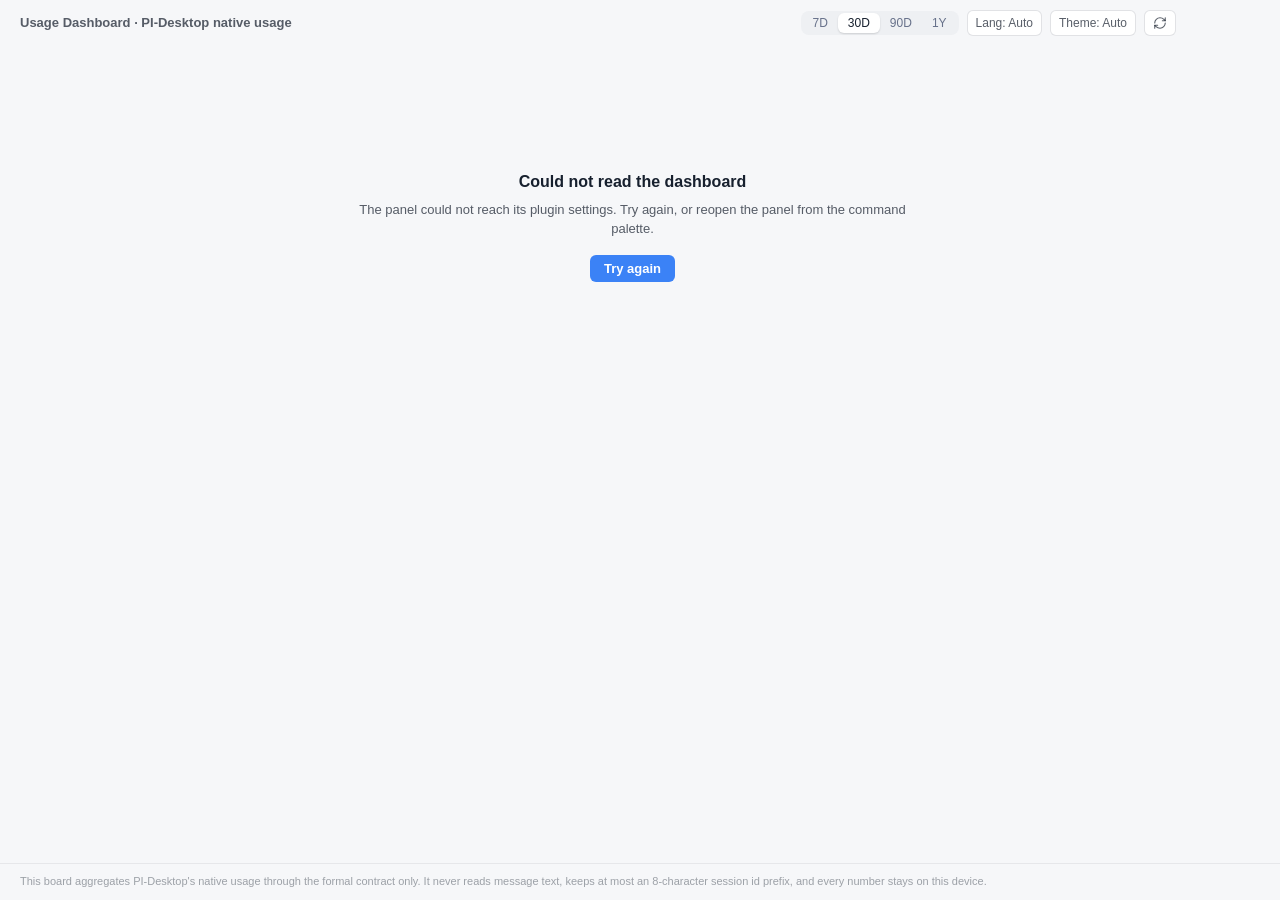
<file: plugins/io.github.muzimu217.usage-dashboard/renderer/index.html>
<!doctype html>
<html>
<head>
  <meta charset="UTF-8" />
  <meta
    http-equiv="Content-Security-Policy"
    content="default-src 'none'; script-src 'self' file:; style-src 'self' file: 'unsafe-inline'; img-src 'self' file: data:; font-src 'self' file:; connect-src 'none'; form-action 'none'; base-uri 'none'"
  />
  <meta name="viewport" content="width=device-width, initial-scale=1.0" />
  <!--
    PI-Desktop owns exactly a 46px drag band and a minimal three-button
    window-control capsule. This panel uses pi-plugin-chrome=v3: the page can
    paint through the 46px band, while host-generated holes keep controls
    clickable and empty space draggable. Fixed or sticky panel surfaces use
    var(--pi-plugin-titlebar-height, 46px).
  -->
  <meta name="pi-plugin-chrome" content="v3" />
  <title>Usage Dashboard</title>
  <link rel="stylesheet" href="panel.css" />
</head>
<body>
  <header class="toolbar" id="toolbar">
    <div class="toolbar-title" id="appTitle"></div>
    <div class="toolbar-actions">
      <div class="segmented" id="rangeSwitch" role="group"></div>
      <button type="button" class="icon-button" id="langBtn" aria-haspopup="false"></button>
      <button type="button" class="icon-button" id="themeBtn" aria-haspopup="false"></button>
      <button type="button" class="icon-button" id="refreshBtn">
        <svg viewBox="0 0 24 24" aria-hidden="true">
          <path d="M3 12a9 9 0 0 1 9-9 9.75 9.75 0 0 1 6.74 2.74L21 8" />
          <path d="M21 3v5h-5" />
          <path d="M21 12a9 9 0 0 1-9 9 9.75 9.75 0 0 1-6.74-2.74L3 16" />
          <path d="M8 16H3v5" />
        </svg>
      </button>
    </div>
  </header>

  <div class="statusline" id="statusLine" hidden></div>

  <main class="scroll" id="scroll">
    <div class="state" id="stateBox" hidden>
      <div class="state-title" id="stateTitle"></div>
      <div class="state-body" id="stateBody"></div>
      <div class="state-actions" id="stateActions"></div>
    </div>

    <div class="skeleton" id="skeleton" hidden aria-hidden="true">
      <div class="sk-row">
        <div class="sk sk-card"></div><div class="sk sk-card"></div>
        <div class="sk sk-card"></div><div class="sk sk-card"></div>
      </div>
      <div class="sk sk-block"></div>
      <div class="sk-row"><div class="sk sk-half"></div><div class="sk sk-half"></div></div>
      <div class="sk sk-block"></div>
    </div>

    <div id="content" hidden>
      <section class="cards" id="cards" aria-label="metrics">
        <div class="card">
          <div class="card-label" id="cardTotalLabel"></div>
          <div class="card-value" id="cardTotal">—</div>
          <div class="card-note" id="cardTotalNote"></div>
        </div>
        <div class="card">
          <div class="card-label" id="cardTurnsLabel"></div>
          <div class="card-value" id="cardTurns">—</div>
          <div class="card-note" id="cardTurnsNote"></div>
        </div>
        <div class="card">
          <div class="card-label" id="cardSessionsLabel"></div>
          <div class="card-value" id="cardSessions">—</div>
          <div class="card-note" id="cardSessionsNote"></div>
        </div>
        <div class="card">
          <div class="card-label" id="cardPeakLabel"></div>
          <div class="card-value" id="cardPeak">—</div>
          <div class="card-note" id="cardPeakNote"></div>
        </div>
      </section>

      <section class="block">
        <div class="block-head">
          <h2 id="heatTitle"></h2>
          <span class="block-note" id="streakNote"></span>
        </div>
        <div class="heat-wrap" id="heatHost"></div>
        <!-- Screen-reader twin of the heatmap: the same daily values as a table. -->
        <div class="sr-only" id="heatTableWrap"></div>
      </section>

      <div class="split">
        <section class="block">
          <div class="block-head">
            <h2 id="donutTitle"></h2>
            <span class="block-note" id="donutNote"></span>
          </div>
          <div class="donut-wrap" id="donutHost"></div>
        </section>

        <section class="block">
          <div class="block-head">
            <h2 id="trendTitle"></h2>
            <span class="block-note" id="trendNote"></span>
          </div>
          <div class="trend-legend" id="trendLegend" role="group"></div>
          <div class="trend-wrap" id="trendHost"></div>
          <!-- Screen-reader twin of the trend lines. -->
          <div class="sr-only" id="trendTableWrap"></div>
        </section>
      </div>

      <section class="block">
        <div class="block-head">
          <h2 id="sessionsTitle"></h2>
          <span class="block-note" id="sessionsNote"></span>
        </div>
        <div class="session-list" id="sessionList"></div>
      </section>

      <p class="diag" id="diagLine"></p>
    </div>
  </main>

  <footer class="provenance">
    <div id="provenanceLine"></div>
    <div class="disclaimer" id="disclaimerLine"></div>
  </footer>

  <!-- Same aggregation module the plugin process uses, loaded from the plugin root. -->
  <script src="../lib/aggregate.js"></script>
  <script src="panel.js"></script>
</body>
</html>
</file>
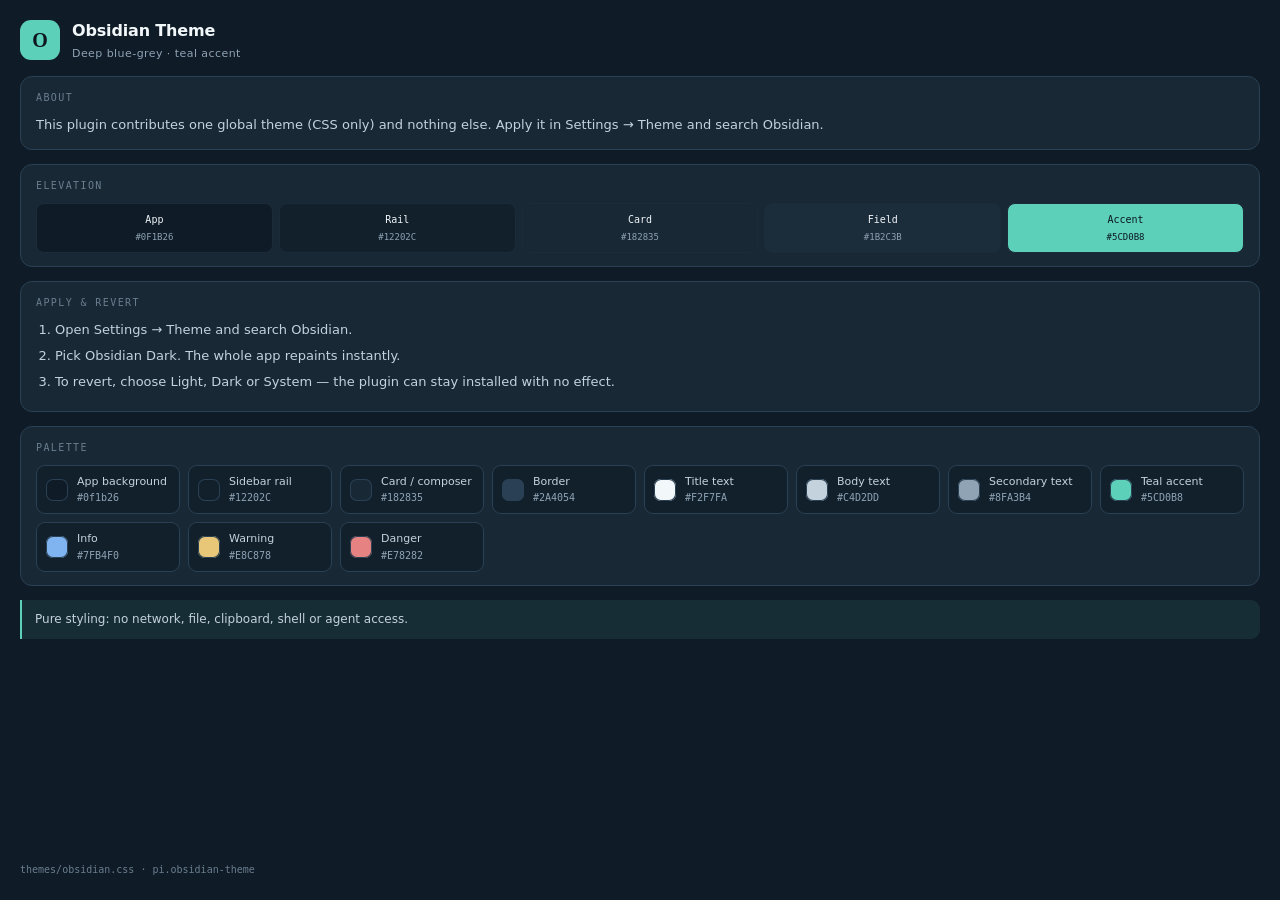
<file: plugins/pi.obsidian-theme/renderer/index.html>
<!doctype html>
<html lang="en">
<head>
<meta charset="utf-8">
<meta name="viewport" content="width=device-width, initial-scale=1">
<!-- PI-Desktop owns exactly a 46px drag band and a minimal three-button window-control capsule. Fixed or sticky UI uses var(--pi-plugin-titlebar-height, 46px). -->
<meta name="pi-plugin-chrome" content="v3" />
<title>Obsidian Theme</title>
<script>window.__APPEARANCE_CACHE_KEY = "pi.obsidian-theme.appearance.v1";</script>
<script src="./appearance-boot.js"></script>
<style>
  /* Panel palette mirrors the theme it documents: deep blue-grey, no pure
     black, low-saturation teal accent. */
  :root, :root[data-theme="dark"] {
    color-scheme: dark;
    --bg: #0f1b26;
    --raised: #12202c;
    --panel: #182835;
    --well: #1b2c3b;
    --line: #2a4054;
    --line-soft: #1c2b3a;
    --title: #f2f7fa;
    --body: #c4d2dd;
    --dim: #8fa3b4;
    --faint: #6a7e8f;
    --accent: #5cd0b8;
    --accent-soft: rgba(92, 208, 184, 0.1);
    --amber: #e8c878;
    --red: #e78282;
    --mono: "IBM Plex Mono", ui-monospace, "SFMono-Regular", Menlo, Consolas, monospace;
    --sans: "IBM Plex Sans", -apple-system, BlinkMacSystemFont, "Segoe UI", "PingFang SC", "Microsoft YaHei", system-ui, sans-serif;
  }
  /* The panel follows the app palette: in light mode this page flips too
     instead of glaring white-on-black. */
  :root[data-theme="light"] {
    color-scheme: light;
    --bg: #f4f6f7;
    --raised: #eef1f3;
    --panel: #ffffff;
    --well: #eaeef1;
    --line: #d3dbe1;
    --line-soft: #e1e7eb;
    --title: #16202a;
    --body: #3d4a55;
    --dim: #647380;
    --faint: #8a97a3;
    --accent: #1f8f74;
    --accent-soft: rgba(31, 143, 116, 0.1);
    --amber: #9a7420;
    --red: #b5484a;
  }

  * { box-sizing: border-box; }

  html, body {
    margin: 0;
    height: 100%;
    background: var(--bg);
    color: var(--body);
    font-family: var(--sans);
  }

  body {
    display: flex;
    flex-direction: column;
    padding: 18px 20px 22px;
    gap: 14px;
    line-height: 1.6;
    overflow: auto;
  }
  body > * { position: relative; }

  header { display: flex; align-items: center; gap: 12px; }

  .mark {
    flex: none;
    width: 40px;
    height: 40px;
    display: grid;
    place-items: center;
    border-radius: 11px;
    color: #0b161f;
    font-family: Georgia, serif;
    font-size: 20px;
    font-weight: 700;
    line-height: 1;
    background: var(--accent);
  }

  h1 { margin: 0; font-size: 16px; font-weight: 600; color: var(--title); letter-spacing: -0.01em; }
  .subtitle { margin: 1px 0 0; color: var(--dim); font-size: 11px; letter-spacing: 0.04em; }

  .card {
    border: 1px solid var(--line);
    border-radius: 12px;
    background: var(--panel);
    padding: 13px 15px;
  }

  h2 {
    margin: 0 0 9px;
    color: var(--faint);
    font-family: var(--mono);
    font-size: 10px;
    font-weight: 500;
    letter-spacing: 0.14em;
    text-transform: uppercase;
  }

  p { margin: 0 0 9px; font-size: 13px; color: var(--body); }
  p:last-child { margin-bottom: 0; }

  ol, ul { margin: 0; padding-left: 19px; font-size: 13px; color: var(--body); }
  li { margin: 5px 0; }
  strong { color: var(--title); font-weight: 600; }

  code {
    font-family: var(--mono);
    font-size: 12px;
    color: var(--title);
    background: var(--well);
    border: 1px solid var(--line);
    border-radius: 6px;
    padding: 1px 6px;
  }

  .swatches {
    display: grid;
    grid-template-columns: repeat(auto-fill, minmax(140px, 1fr));
    gap: 8px;
  }
  .swatch {
    display: flex;
    align-items: center;
    gap: 9px;
    border: 1px solid var(--line);
    border-radius: 9px;
    background: var(--raised);
    padding: 7px 9px;
  }
  .chip {
    flex: none;
    width: 22px;
    height: 22px;
    border-radius: 7px;
    box-shadow: inset 0 0 0 1px var(--line);
  }
  .swatch-text { min-width: 0; }
  .swatch-name { display: block; font-size: 11px; color: var(--body); }
  .swatch-hex {
    display: block;
    font-family: var(--mono);
    font-size: 10px;
    color: var(--dim);
    overflow: hidden;
    text-overflow: ellipsis;
  }

  /* A miniature of the actual hierarchy, so the elevation steps can be judged
     without opening Settings. */
  .ladder { display: flex; gap: 6px; align-items: stretch; }
  .step {
    flex: 1;
    border: 1px solid var(--line-soft);
    border-radius: 8px;
    padding: 8px 9px;
    font-family: var(--mono);
    font-size: 9px;
    color: var(--dim);
    text-align: center;
  }
  .step b { display: block; font-weight: 500; font-size: 10px; color: var(--title); margin-bottom: 2px; }
  .s0 { background: var(--bg); }
  .s1 { background: var(--raised); }
  .s2 { background: var(--panel); }
  .s3 { background: var(--well); }
  .s4 { background: var(--accent); color: #0b161f; }
  .s4 b { color: #0b161f; }

  .note {
    border-left: 2px solid var(--accent);
    border-radius: 0 9px 9px 0;
    background: var(--accent-soft);
    padding: 10px 13px;
    font-size: 12px;
    color: var(--body);
  }

  footer {
    margin-top: auto;
    padding-top: 4px;
    color: var(--faint);
    font-family: var(--mono);
    font-size: 10px;
  }
</style>
</head>
<body>
  <header>
    <div class="mark" aria-hidden="true">O</div>
    <div>
      <h1 id="t-title">Obsidian Theme</h1>
      <p class="subtitle" id="t-subtitle">Deep blue-grey · teal accent</p>
    </div>
  </header>

  <div class="card">
    <h2 id="t-about-h">About</h2>
    <p id="t-about">This plugin contributes one global theme (CSS only) and nothing else. Apply it in Settings &rarr; Theme and search <code>Obsidian</code>.</p>
  </div>

  <div class="card">
    <h2 id="t-ladder-h">Elevation</h2>
    <div class="ladder">
      <div class="step s0"><b>App</b>#0F1B26</div>
      <div class="step s1"><b>Rail</b>#12202C</div>
      <div class="step s2"><b>Card</b>#182835</div>
      <div class="step s3"><b>Field</b>#1B2C3B</div>
      <div class="step s4"><b>Accent</b>#5CD0B8</div>
    </div>
  </div>

  <div class="card">
    <h2 id="t-apply-h">Apply &amp; revert</h2>
    <ol>
      <li id="t-apply-1">Open <strong>Settings &rarr; Theme</strong> and search <code>Obsidian</code>.</li>
      <li id="t-apply-2">Pick <strong>Obsidian Dark</strong>. The whole app repaints instantly.</li>
      <li id="t-apply-3">To revert, choose <strong>Light</strong>, <strong>Dark</strong> or <strong>System</strong> &mdash; the plugin can stay installed with no effect.</li>
    </ol>
  </div>

  <div class="card">
    <h2 id="t-palette-h">Palette</h2>
    <div class="swatches">
      <div class="swatch"><span class="chip" style="background:#0f1b26"></span><span class="swatch-text"><span class="swatch-name" id="c-app">App background</span><span class="swatch-hex">#0f1b26</span></span></div>
      <div class="swatch"><span class="chip" style="background:#12202C"></span><span class="swatch-text"><span class="swatch-name" id="c-rail">Sidebar rail</span><span class="swatch-hex">#12202C</span></span></div>
      <div class="swatch"><span class="chip" style="background:#182835"></span><span class="swatch-text"><span class="swatch-name" id="c-card">Card / composer</span><span class="swatch-hex">#182835</span></span></div>
      <div class="swatch"><span class="chip" style="background:#2A4054"></span><span class="swatch-text"><span class="swatch-name" id="c-border">Border</span><span class="swatch-hex">#2A4054</span></span></div>
      <div class="swatch"><span class="chip" style="background:#F2F7FA"></span><span class="swatch-text"><span class="swatch-name" id="c-title">Title text</span><span class="swatch-hex">#F2F7FA</span></span></div>
      <div class="swatch"><span class="chip" style="background:#C4D2DD"></span><span class="swatch-text"><span class="swatch-name" id="c-body">Body text</span><span class="swatch-hex">#C4D2DD</span></span></div>
      <div class="swatch"><span class="chip" style="background:#8FA3B4"></span><span class="swatch-text"><span class="swatch-name" id="c-dim">Secondary text</span><span class="swatch-hex">#8FA3B4</span></span></div>
      <div class="swatch"><span class="chip" style="background:#5CD0B8"></span><span class="swatch-text"><span class="swatch-name" id="c-accent">Teal accent</span><span class="swatch-hex">#5CD0B8</span></span></div>
      <div class="swatch"><span class="chip" style="background:#7FB4F0"></span><span class="swatch-text"><span class="swatch-name" id="c-info">Info</span><span class="swatch-hex">#7FB4F0</span></span></div>
      <div class="swatch"><span class="chip" style="background:#E8C878"></span><span class="swatch-text"><span class="swatch-name" id="c-warn">Warning</span><span class="swatch-hex">#E8C878</span></span></div>
      <div class="swatch"><span class="chip" style="background:#E78282"></span><span class="swatch-text"><span class="swatch-name" id="c-danger">Danger</span><span class="swatch-hex">#E78282</span></span></div>
    </div>
  </div>

  <div class="note" id="t-safety">Pure styling: no network, file, clipboard, shell or agent access.</div>

  <footer>themes/obsidian.css · pi.obsidian-theme</footer>

<script src="./capsule-retint.js"></script>
<script src="./appearance.js"></script>
<script>window.__appearance.init(window.pluginBridge);</script>
<script src="./panel.js"></script>
</body>
</html>
</file>
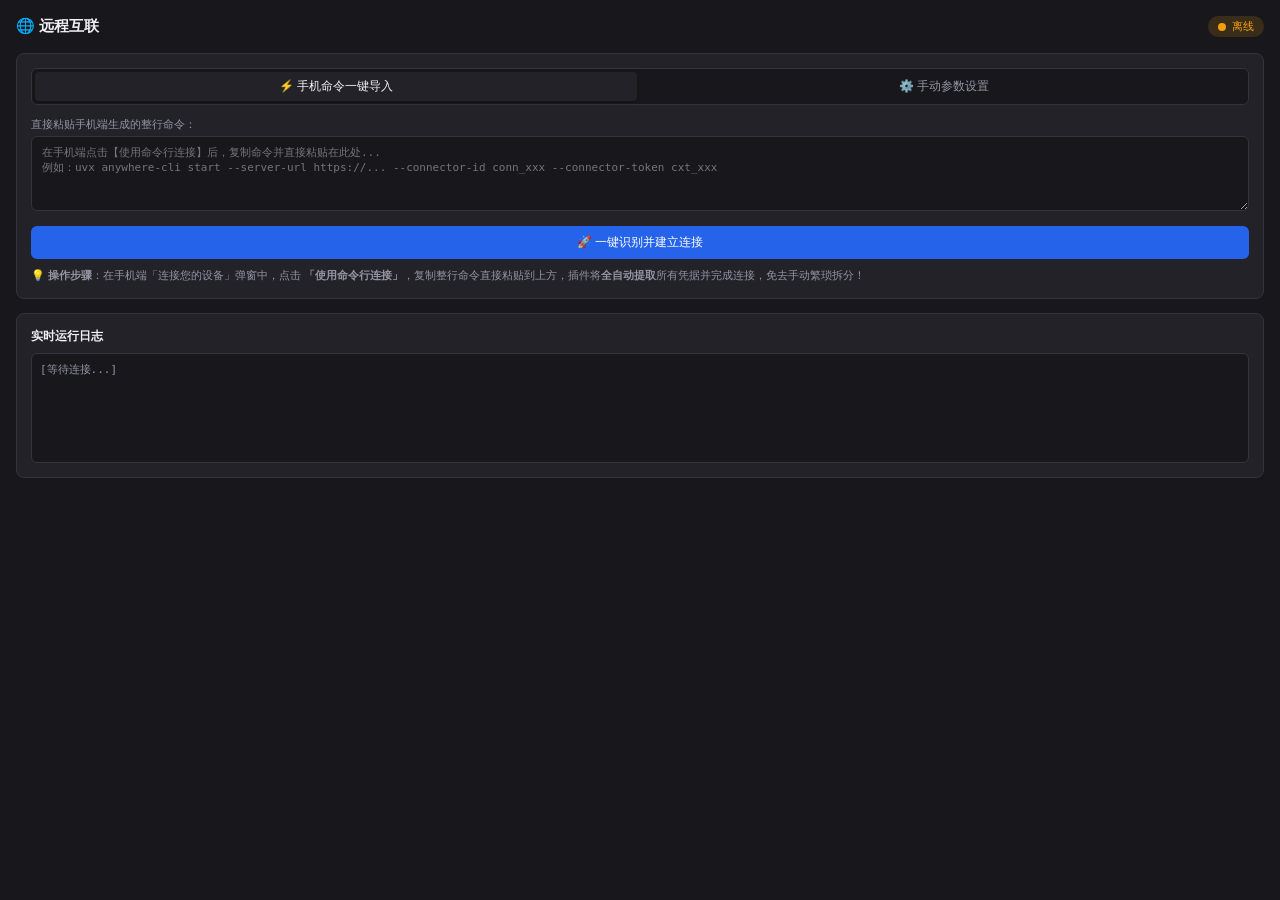
<file: plugins/pi.agents-anywhere/views/panel.html>
<!DOCTYPE html>
<html lang="zh-CN">
<head>
  <meta charset="UTF-8">
  <title>Agents Anywhere 远程助手</title>
  <style>
    :root {
      --bg: var(--pi-bg-subtle, #18181c);
      --card-bg: var(--pi-bg-panel, #222228);
      --text: var(--pi-text-main, #f0f0f4);
      --text-dim: var(--pi-text-muted, #9494a3);
      --accent: #2563eb;
      --accent-hover: #1d4ed8;
      --status-ok: #10b981;
      --status-warn: #f59e0b;
      --border: var(--pi-border, #33333e);
    }
    * { box-sizing: border-box; }
    body {
      margin: 0;
      padding: 16px;
      font-family: -apple-system, BlinkMacSystemFont, "Segoe UI", Roboto, sans-serif;
      background: var(--bg);
      color: var(--text);
      font-size: 13px;
    }
    .header {
      display: flex;
      align-items: center;
      justify-content: space-between;
      margin-bottom: 16px;
    }
    .title {
      font-size: 15px;
      font-weight: 600;
      display: flex;
      align-items: center;
      gap: 6px;
    }
    .card {
      background: var(--card-bg);
      border: 1px solid var(--border);
      border-radius: 8px;
      padding: 14px;
      margin-bottom: 14px;
    }
    .tabs {
      display: flex;
      gap: 6px;
      background: var(--bg);
      padding: 3px;
      border-radius: 6px;
      margin-bottom: 12px;
      border: 1px solid var(--border);
    }
    .tab-btn {
      flex: 1;
      text-align: center;
      padding: 6px;
      border-radius: 4px;
      cursor: pointer;
      font-size: 12px;
      font-weight: 500;
      color: var(--text-dim);
      border: none;
      background: transparent;
      transition: all 0.15s;
    }
    .tab-btn.active {
      background: var(--card-bg);
      color: var(--text);
      box-shadow: 0 1px 3px rgba(0,0,0,0.3);
    }
    .status-badge {
      display: inline-flex;
      align-items: center;
      gap: 6px;
      padding: 3px 10px;
      border-radius: 12px;
      font-weight: 500;
      font-size: 11px;
    }
    .dot { width: 8px; height: 8px; border-radius: 50%; }
    .online { background: rgba(16, 185, 129, 0.15); color: var(--status-ok); }
    .online .dot { background: var(--status-ok); }
    .offline { background: rgba(245, 158, 11, 0.15); color: var(--status-warn); }
    .offline .dot { background: var(--status-warn); }
    .field { margin-top: 10px; }
    label { display: block; font-size: 11px; color: var(--text-dim); margin-bottom: 4px; }
    input, textarea {
      width: 100%;
      padding: 8px 10px;
      background: var(--bg);
      border: 1px solid var(--border);
      border-radius: 6px;
      color: var(--text);
      font-size: 12px;
      font-family: inherit;
    }
    textarea {
      height: 75px;
      resize: vertical;
      font-family: monospace;
      font-size: 11px;
      line-height: 1.4;
    }
    input:focus, textarea:focus {
      outline: none;
      border-color: var(--accent);
    }
    button.action-btn {
      background: var(--accent);
      color: #fff;
      border: none;
      padding: 8px 14px;
      border-radius: 6px;
      cursor: pointer;
      font-size: 12px;
      font-weight: 500;
      margin-top: 12px;
      width: 100%;
      transition: background 0.15s;
    }
    button.action-btn:hover { background: var(--accent-hover); }
    .log-box {
      background: var(--bg);
      border: 1px solid var(--border);
      border-radius: 6px;
      height: 110px;
      overflow-y: auto;
      padding: 8px;
      font-family: monospace;
      font-size: 11px;
      color: var(--text-dim);
      white-space: pre-wrap;
      word-break: break-all;
    }
    .tip {
      font-size: 11px;
      color: var(--text-dim);
      margin-top: 8px;
      line-height: 1.5;
    }
  </style>
</head>
<body>
  <div class="header">
    <div class="title">🌐 远程互联</div>
    <div id="statusBadge" class="status-badge offline">
      <span class="dot"></span>
      <span id="statusText">离线</span>
    </div>
  </div>

  <div class="card">
    <div class="tabs">
      <button id="tabSmartBtn" class="tab-btn active" type="button">⚡ 手机命令一键导入</button>
      <button id="tabManualBtn" class="tab-btn" type="button">⚙️ 手动参数设置</button>
    </div>

    <!-- 模式 A：手机命令一键导入（完美匹配手机端【使用命令行连接】） -->
    <div id="smartSection">
      <div class="field">
        <label for="rawCliCommand">直接粘贴手机端生成的整行命令：</label>
        <textarea id="rawCliCommand" placeholder="在手机端点击【使用命令行连接】后，复制命令并直接粘贴在此处...&#10;例如：uvx anywhere-cli start --server-url https://... --connector-id conn_xxx --connector-token cxt_xxx"></textarea>
      </div>
      <button id="parseAndConnectBtn" class="action-btn" type="button">🚀 一键识别并建立连接</button>
      <div class="tip">
        💡 <b>操作步骤</b>：在手机端「连接您的设备」弹窗中，点击 <b>「使用命令行连接」</b>，复制整行命令直接粘贴到上方，插件将<b>全自动提取</b>所有凭据并完成连接，免去手动繁琐拆分！
      </div>
    </div>

    <!-- 模式 B：手动配置参数 -->
    <div id="manualSection" style="display: none;">
      <div class="field">
        <label for="serverUrl">服务端地址 (Server URL)</label>
        <input id="serverUrl" value="https://api.agents-anywhere.com" placeholder="https://..." />
      </div>
      <div class="field">
        <label for="connectorId">Connector ID</label>
        <input id="connectorId" placeholder="conn_xxxxxx" />
      </div>
      <div class="field">
        <label for="connectorToken">Connector Token (密钥)</label>
        <input id="connectorToken" type="password" placeholder="cxt_xxxxxx" />
      </div>
      <div class="field">
        <label for="deviceName">本地设备识别名</label>
        <input id="deviceName" value="My-Pi-Desktop" />
      </div>
      <button id="saveBtn" class="action-btn" type="button">保存并立即连接</button>
    </div>
  </div>

  <div class="card">
    <span style="font-weight: 600; font-size: 12px;">实时运行日志</span>
    <div id="logContainer" class="log-box" style="margin-top: 8px;">[等待连接...]</div>
  </div>

  <script>
    const tabSmartBtn = document.getElementById('tabSmartBtn');
    const tabManualBtn = document.getElementById('tabManualBtn');
    const smartSection = document.getElementById('smartSection');
    const manualSection = document.getElementById('manualSection');

    // 选项卡切换
    tabSmartBtn.addEventListener('click', () => {
      tabSmartBtn.classList.add('active');
      tabManualBtn.classList.remove('active');
      smartSection.style.display = 'block';
      manualSection.style.display = 'none';
    });

    tabManualBtn.addEventListener('click', () => {
      tabManualBtn.classList.add('active');
      tabSmartBtn.classList.remove('active');
      smartSection.style.display = 'none';
      manualSection.style.display = 'block';
    });

    // 智能解析手机端复制出来的命令或 JSON
    function parseCliCommand(raw) {
      const text = raw.trim();
      const config = {
        serverUrl: 'https://api.agents-anywhere.com',
        connectorId: '',
        connectorToken: '',
        deviceName: document.getElementById('deviceName').value.trim() || 'My-Pi-Desktop'
      };

      // 1. 尝试 JSON 解析
      if (text.startsWith('{') && text.endsWith('}')) {
        try {
          const parsed = JSON.parse(text);
          if (parsed.server || parsed.serverUrl) config.serverUrl = parsed.server || parsed.serverUrl;
          if (parsed.id || parsed.connectorId) config.connectorId = parsed.id || parsed.connectorId;
          if (parsed.token || parsed.connectorToken) config.connectorToken = parsed.token || parsed.connectorToken;
          if (parsed.name || parsed.deviceName) config.deviceName = parsed.name || parsed.deviceName;
          return config;
        } catch (e) {}
      }

      // 2. 正则提取 CLI 参数 (--server-url, --connector-id, --connector-token)
      const serverMatch = text.match(/--server-url[=\s]+(['"]?)(https?:\/\/[^\s'"]+)\1/i);
      const idMatch = text.match(/--connector-id[=\s]+(['"]?)([a-zA-Z0-9_-]+)\1/i);
      const tokenMatch = text.match(/--connector-token[=\s]+(['"]?)([a-zA-Z0-9_-]+)\1/i);

      if (serverMatch && serverMatch[2]) config.serverUrl = serverMatch[2];
      if (idMatch && idMatch[2]) config.connectorId = idMatch[2];
      if (tokenMatch && tokenMatch[2]) config.connectorToken = tokenMatch[2];

      return config;
    }

    // 点击智能识别并连接
    document.getElementById('parseAndConnectBtn').addEventListener('click', async () => {
      const rawText = document.getElementById('rawCliCommand').value;
      if (!rawText.trim()) {
        alert('请先粘贴手机端复制的命令！');
        return;
      }

      const parsed = parseCliCommand(rawText);
      if (!parsed.connectorId || !parsed.connectorToken) {
        alert('未能从粘贴内容中识别到 Connector ID 或 Token，请确认复制的是完整命令！');
        return;
      }

      // 回填到表单中
      document.getElementById('serverUrl').value = parsed.serverUrl;
      document.getElementById('connectorId').value = parsed.connectorId;
      document.getElementById('connectorToken').value = parsed.connectorToken;
      document.getElementById('deviceName').value = parsed.deviceName;

      // 保存并连接
      await window.pi?.bus?.send('anywhere:save_config', parsed);
      setTimeout(updateStatus, 800);
    });

    document.getElementById('saveBtn').addEventListener('click', async () => {
      const config = {
        serverUrl: document.getElementById('serverUrl').value.trim(),
        connectorId: document.getElementById('connectorId').value.trim(),
        connectorToken: document.getElementById('connectorToken').value.trim(),
        deviceName: document.getElementById('deviceName').value.trim(),
      };
      await window.pi?.bus?.send('anywhere:save_config', config);
      setTimeout(updateStatus, 800);
    });

    async function updateStatus() {
      try {
        const res = await window.pi?.bus?.send('anywhere:get_status');
        if (!res) return;
        const connected = Boolean(res.connected);
        document.getElementById('statusText').innerText = connected ? '在线 (已连接)' : '离线';
        document.getElementById('statusBadge').className = 'status-badge ' + (connected ? 'online' : 'offline');

        if (res.serverUrl) document.getElementById('serverUrl').value = res.serverUrl;
        if (res.connectorId && !document.getElementById('connectorId').matches(':focus')) {
          document.getElementById('connectorId').value = res.connectorId;
        }
        if (res.deviceName && !document.getElementById('deviceName').matches(':focus')) {
          document.getElementById('deviceName').value = res.deviceName;
        }

        if (Array.isArray(res.logs) && res.logs.length > 0) {
          document.getElementById('logContainer').innerText = res.logs.join('\n');
        }
      } catch (err) {}
    }

    setInterval(updateStatus, 4000);
    updateStatus();
  </script>
</body>
</html>
</file>
<file: plugins/io.github.muzimu217.usage-dashboard/renderer/panel.css>
/*
  Usage Dashboard panel styles.

  A plugin panel is its own window and cannot import the app's design tokens,
  so this file carries its own. The palette is declared twice — a light set on
  :root, a dark set for dark systems — with three resolution paths:

    1. no data-theme attribute  → follows prefers-color-scheme
    2. data-theme="light"       → forces the light set
    3. data-theme="dark"        → forces the dark set

  §14 of the host design spec forbids decorative gradients, glass and neon;
  the emphasis ramp is one accent plus a six-slot categorical chart palette,
  nothing more.
*/

/* ----------------------------------------------------------------- tokens */

:root {
  color-scheme: light dark;

  --font-ui: -apple-system, BlinkMacSystemFont, "Segoe UI", "PingFang SC",
    "Hiragino Sans GB", "Microsoft YaHei", Roboto, Helvetica, Arial, sans-serif;
  --font-numeric: ui-monospace, SFMono-Regular, "SF Mono", Menlo, Consolas, monospace;

  --radius-sm: 6px;
  --radius-md: 10px;
  --chrome-height: var(--pi-plugin-titlebar-height, 46px);
  /* The host's three-button window-control capsule floats over this corner. */
  --capsule-reserve: 104px;
  --gutter: 20px;
}

:root,
:root[data-theme="light"] {
  color-scheme: light;

  --bg: #f6f7f9;
  --bg-panel: #ffffff;
  --bg-inset: #eef0f3;
  --bg-hover: rgba(15, 23, 42, 0.05);
  --text: #17202e;
  --text-secondary: rgba(23, 32, 46, 0.72);
  --text-muted: #67718a;
  --text-faint: rgba(23, 32, 46, 0.4);
  --border: rgba(15, 23, 42, 0.12);
  --border-soft: rgba(15, 23, 42, 0.07);
  --accent: #3b82f6;
  --accent-strong: #2563eb;
  --accent-soft: rgba(59, 130, 246, 0.12);
  --on-accent: #ffffff;
  --ok: #157f4d;
  --warn: #b45309;
  --err: #b3372f;
  --shadow: 0 1px 2px rgba(15, 23, 42, 0.05), 0 8px 24px rgba(15, 23, 42, 0.06);

  /* Categorical chart palette, slot 0 reserved for the total. */
  --chart-0: #3b82f6;
  --chart-1: #10b981;
  --chart-2: #f59e0b;
  --chart-3: #f43f5e;
  --chart-4: #8b5cf6;
  --chart-5: #0ea5e9;
  --chart-6: #94a3b8;

  /* GitHub-style heatmap ramp. */
  --heat-0: #ebedf0;
  --heat-1: #9be9a8;
  --heat-2: #40c463;
  --heat-3: #30a14e;
  --heat-4: #216e39;

  --heat-today-ring: rgba(15, 23, 42, 0.55);
  --sk-base: rgba(15, 23, 42, 0.07);
  --sk-shine: rgba(15, 23, 42, 0.13);
}

@media (prefers-color-scheme: dark) {
  :root:not([data-theme="light"]) {
    color-scheme: dark;

    --bg: #14171c;
    --bg-panel: #1b2027;
    --bg-inset: #11141a;
    --bg-hover: rgba(255, 255, 255, 0.06);
    --text: #eef1f6;
    --text-secondary: rgba(238, 241, 246, 0.72);
    --text-muted: #98a2b6;
    --text-faint: rgba(238, 241, 246, 0.38);
    --border: rgba(255, 255, 255, 0.1);
    --border-soft: rgba(255, 255, 255, 0.06);
    --accent: #60a5fa;
    --accent-strong: #93c5fd;
    --accent-soft: rgba(96, 165, 250, 0.16);
    --on-accent: #0b1220;
    --ok: #4ade80;
    --warn: #fbbf24;
    --err: #f87171;
    --shadow: 0 1px 2px rgba(0, 0, 0, 0.4), 0 8px 24px rgba(0, 0, 0, 0.35);

    --chart-0: #60a5fa;
    --chart-1: #34d399;
    --chart-2: #fbbf24;
    --chart-3: #fb7185;
    --chart-4: #a78bfa;
    --chart-5: #38bdf8;
    --chart-6: #94a3b8;

    --heat-0: #1d232c;
    --heat-1: #033a16;
    --heat-2: #196c2e;
    --heat-3: #2ea043;
    --heat-4: #39d353;

    --heat-today-ring: rgba(255, 255, 255, 0.65);
    --sk-base: rgba(255, 255, 255, 0.07);
    --sk-shine: rgba(255, 255, 255, 0.14);
  }
}

:root[data-theme="dark"] {
  color-scheme: dark;

  --bg: #14171c;
  --bg-panel: #1b2027;
  --bg-inset: #11141a;
  --bg-hover: rgba(255, 255, 255, 0.06);
  --text: #eef1f6;
  --text-secondary: rgba(238, 241, 246, 0.72);
  --text-muted: #98a2b6;
  --text-faint: rgba(238, 241, 246, 0.38);
  --border: rgba(255, 255, 255, 0.1);
  --border-soft: rgba(255, 255, 255, 0.06);
  --accent: #60a5fa;
  --accent-strong: #93c5fd;
  --accent-soft: rgba(96, 165, 250, 0.16);
  --on-accent: #0b1220;
  --ok: #4ade80;
  --warn: #fbbf24;
  --err: #f87171;
  --shadow: 0 1px 2px rgba(0, 0, 0, 0.4), 0 8px 24px rgba(0, 0, 0, 0.35);

  --chart-0: #60a5fa;
  --chart-1: #34d399;
  --chart-2: #fbbf24;
  --chart-3: #fb7185;
  --chart-4: #a78bfa;
  --chart-5: #38bdf8;
  --chart-6: #94a3b8;

  --heat-0: #1d232c;
  --heat-1: #033a16;
  --heat-2: #196c2e;
  --heat-3: #2ea043;
  --heat-4: #39d353;

  --heat-today-ring: rgba(255, 255, 255, 0.65);
  --sk-base: rgba(255, 255, 255, 0.07);
  --sk-shine: rgba(255, 255, 255, 0.14);
}

/* ------------------------------------------------------------------ shell */

* {
  box-sizing: border-box;
}

/*
  Several toggled elements carry a display of their own below; a class-level
  display would outrank the user-agent's [hidden] rule and keep hidden things
  on screen — the skeleton over real data, a stale status strip.
*/
[hidden] {
  display: none !important;
}

html,
body {
  margin: 0;
  padding: 0;
}

body {
  display: flex;
  flex-direction: column;
  height: 100vh;
  background: var(--bg);
  color: var(--text);
  font-family: var(--font-ui);
  font-size: 13px;
  line-height: 1.45;
  -webkit-font-smoothing: antialiased;
}

button {
  font-family: inherit;
  font-size: inherit;
  color: inherit;
}

:focus-visible {
  outline: 2px solid var(--accent);
  outline-offset: 2px;
  border-radius: var(--radius-sm);
}

.sr-only {
  position: absolute;
  width: 1px;
  height: 1px;
  padding: 0;
  margin: -1px;
  overflow: hidden;
  clip: rect(0 0 0 0);
  white-space: nowrap;
  border: 0;
}

/* ---------------------------------------------------------------- toolbar */

/*
  v3 chrome: the page paints through the host's 46px band, so the toolbar is
  the panel's own top band and must leave the window-control capsule's corner
  (capsule + margin) to the host.
*/
.toolbar {
  flex: none;
  display: flex;
  align-items: center;
  justify-content: space-between;
  gap: 12px;
  height: var(--chrome-height);
  min-height: var(--chrome-height);
  padding: 0 var(--capsule-reserve) 0 var(--gutter);
  background: var(--bg);
  -webkit-app-region: drag;
}

.toolbar-title {
  font-size: 13px;
  font-weight: 600;
  color: var(--text-secondary);
  white-space: nowrap;
  overflow: hidden;
  text-overflow: ellipsis;
}

.toolbar-actions {
  display: flex;
  align-items: center;
  gap: 8px;
  -webkit-app-region: no-drag;
}

.segmented {
  display: flex;
  padding: 2px;
  background: var(--bg-inset);
  border-radius: 8px;
}

.segment {
  appearance: none;
  border: 0;
  background: transparent;
  padding: 3px 10px;
  border-radius: 6px;
  font-size: 12px;
  font-weight: 500;
  color: var(--text-muted);
  cursor: pointer;
}

.segment:hover {
  color: var(--text);
}

.segment[aria-pressed="true"] {
  background: var(--bg-panel);
  color: var(--text);
  box-shadow: 0 1px 2px rgba(0, 0, 0, 0.14);
}

.icon-button {
  appearance: none;
  display: inline-flex;
  align-items: center;
  justify-content: center;
  gap: 4px;
  min-width: 26px;
  height: 26px;
  padding: 0 8px;
  border: 1px solid var(--border);
  border-radius: var(--radius-sm);
  background: var(--bg-panel);
  font-size: 12px;
  font-weight: 500;
  color: var(--text-secondary);
  cursor: pointer;
}

.icon-button:hover {
  background: var(--bg-hover);
  color: var(--text);
}

.icon-button svg {
  width: 14px;
  height: 14px;
  fill: none;
  stroke: currentColor;
  stroke-width: 1.8;
  stroke-linecap: round;
  stroke-linejoin: round;
}

/* ------------------------------------------------------------- statusline */

.statusline {
  flex: none;
  padding: 5px var(--gutter);
  font-size: 12px;
  color: var(--text-muted);
  background: var(--bg-inset);
  border-bottom: 1px solid var(--border-soft);
}

.statusline.is-busy {
  color: var(--accent-strong);
}

.statusline.is-error {
  color: var(--err);
}

/* ------------------------------------------------------------------ scroll */

.scroll {
  flex: 1;
  min-height: 0;
  overflow-y: auto;
  scrollbar-gutter: stable;
  padding: 16px var(--gutter) 8px;
}

/* ------------------------------------------------------------------ states */

.state {
  max-width: 560px;
  margin: 12vh auto 0;
  text-align: center;
}

.state-title {
  font-size: 16px;
  font-weight: 600;
}

.state-body {
  margin-top: 8px;
  color: var(--text-secondary);
}

.state-actions {
  margin-top: 16px;
}

.primary-button {
  appearance: none;
  border: 0;
  padding: 6px 14px;
  border-radius: var(--radius-sm);
  background: var(--accent);
  color: var(--on-accent);
  font-weight: 600;
  cursor: pointer;
}

.primary-button:hover {
  background: var(--accent-strong);
}

.skeleton {
  padding-top: 4px;
}

.sk-row {
  display: grid;
  grid-template-columns: repeat(4, 1fr);
  gap: 12px;
  margin-bottom: 12px;
}

.sk {
  border-radius: var(--radius-md);
  background:
    linear-gradient(90deg, var(--sk-base) 25%, var(--sk-shine) 50%, var(--sk-base) 75%);
  background-size: 200% 100%;
  animation: sk-shimmer 1.4s ease-in-out infinite;
}

.sk-card {
  height: 84px;
}

.sk-block {
  height: 180px;
  margin-bottom: 12px;
}

.sk-half {
  height: 200px;
}

@keyframes sk-shimmer {
  0% {
    background-position: 200% 0;
  }
  100% {
    background-position: -200% 0;
  }
}

@media (prefers-reduced-motion: reduce) {
  .sk {
    animation: none;
  }
}

/* ------------------------------------------------------------------- cards */

.cards {
  display: grid;
  grid-template-columns: repeat(4, minmax(0, 1fr));
  gap: 12px;
  margin-bottom: 12px;
}

.card {
  background: var(--bg-panel);
  border: 1px solid var(--border-soft);
  border-radius: var(--radius-md);
  box-shadow: var(--shadow);
  padding: 12px 14px;
  min-width: 0;
}

.card-label {
  font-size: 11px;
  font-weight: 600;
  letter-spacing: 0.04em;
  text-transform: uppercase;
  color: var(--text-muted);
}

.card-value {
  margin-top: 4px;
  font-family: var(--font-numeric);
  font-size: 22px;
  font-weight: 600;
  letter-spacing: -0.01em;
  white-space: nowrap;
  overflow: hidden;
  text-overflow: ellipsis;
}

.card-note {
  margin-top: 2px;
  font-size: 11px;
  color: var(--text-faint);
  white-space: nowrap;
  overflow: hidden;
  text-overflow: ellipsis;
}

/* ------------------------------------------------------------------ blocks */

.block {
  background: var(--bg-panel);
  border: 1px solid var(--border-soft);
  border-radius: var(--radius-md);
  box-shadow: var(--shadow);
  padding: 14px 16px;
  margin-bottom: 12px;
  min-width: 0;
}

.block-head {
  display: flex;
  align-items: baseline;
  justify-content: space-between;
  gap: 12px;
  margin-bottom: 10px;
}

.block-head h2 {
  margin: 0;
  font-size: 13px;
  font-weight: 600;
}

.block-note {
  font-size: 11px;
  color: var(--text-faint);
  text-align: right;
}

.split {
  display: grid;
  grid-template-columns: repeat(2, minmax(0, 1fr));
  gap: 12px;
}

.split .block {
  margin-bottom: 12px;
}

/* ----------------------------------------------------------------- heatmap */

.heat-wrap svg {
  display: block;
  width: 100%;
  height: auto;
}

.heat-cell {
  fill: var(--heat-0);
}

.heat-1 {
  fill: var(--heat-1);
}

.heat-2 {
  fill: var(--heat-2);
}

.heat-3 {
  fill: var(--heat-3);
}

.heat-4 {
  fill: var(--heat-4);
}

.heat-today {
  stroke: var(--heat-today-ring);
  stroke-width: 1;
}

.heat-text {
  fill: var(--text-muted);
  font-size: 9px;
  font-family: var(--font-ui);
}

/* ------------------------------------------------------------------- donut */

.donut-wrap {
  display: flex;
  flex-direction: column;
  gap: 12px;
}

.donut {
  width: 148px;
  height: 148px;
  margin: 0 auto;
  transform: rotate(0deg);
}

.donut-seg {
  stroke-width: 5.5;
  stroke-linecap: butt;
}

.donut-0 {
  stroke: var(--chart-0);
}

.donut-1 {
  stroke: var(--chart-1);
}

.donut-2 {
  stroke: var(--chart-2);
}

.donut-3 {
  stroke: var(--chart-3);
}

.donut-4 {
  stroke: var(--chart-4);
}

.donut-5 {
  stroke: var(--chart-5);
}

.donut-6 {
  stroke: var(--chart-6);
}

.donut-total {
  fill: var(--text);
  font-size: 5.4px;
  font-weight: 600;
  font-family: var(--font-numeric);
}

.donut-label {
  fill: var(--text-muted);
  font-size: 2.4px;
  font-family: var(--font-ui);
}

.donut-legend {
  list-style: none;
  margin: 0;
  padding: 0;
  display: grid;
  grid-template-columns: repeat(2, minmax(0, 1fr));
  gap: 4px 14px;
}

.donut-legend li {
  display: flex;
  align-items: center;
  gap: 6px;
  min-width: 0;
  font-size: 12px;
}

.legend-name {
  overflow: hidden;
  text-overflow: ellipsis;
  white-space: nowrap;
  color: var(--text-secondary);
}

.legend-value {
  margin-left: auto;
  font-family: var(--font-numeric);
  font-size: 11px;
  color: var(--text-muted);
  white-space: nowrap;
}

.swatch {
  flex: none;
  width: 9px;
  height: 9px;
  border-radius: 3px;
  background: var(--chart-0);
}

.swatch-0 {
  background: var(--chart-0);
}

.swatch-1 {
  background: var(--chart-1);
}

.swatch-2 {
  background: var(--chart-2);
}

.swatch-3 {
  background: var(--chart-3);
}

.swatch-4 {
  background: var(--chart-4);
}

.swatch-5 {
  background: var(--chart-5);
}

.swatch-6 {
  background: var(--chart-6);
}

/* ------------------------------------------------------------------- trend */

.trend-legend {
  display: flex;
  flex-wrap: wrap;
  gap: 6px;
  margin-bottom: 8px;
}

.legend-chip {
  appearance: none;
  display: inline-flex;
  align-items: center;
  gap: 6px;
  padding: 2px 8px;
  border: 1px solid var(--border);
  border-radius: 999px;
  background: var(--bg-panel);
  font-size: 11px;
  color: var(--text-secondary);
  cursor: pointer;
  max-width: 180px;
}

.legend-chip:hover:not(:disabled) {
  background: var(--bg-hover);
}

.legend-chip:disabled {
  cursor: default;
  color: var(--text);
  border-color: var(--border-soft);
}

.legend-chip.is-off {
  opacity: 0.45;
}

.legend-chip .legend-value {
  margin-left: 0;
}

.trend-wrap svg {
  display: block;
  width: 100%;
  height: auto;
}

.trend-axis {
  stroke: var(--border-soft);
  stroke-width: 1;
}

.trend-tick {
  fill: var(--text-muted);
  font-size: 9px;
  font-family: var(--font-numeric);
}

.trend-area {
  fill: var(--accent-soft);
}

.trend-line {
  fill: none;
  stroke-width: 1.6;
  stroke-linejoin: round;
  stroke-linecap: round;
}

.trend-total {
  stroke: var(--chart-0);
}

.trend-model-1 {
  stroke: var(--chart-1);
}

.trend-model-2 {
  stroke: var(--chart-2);
}

.trend-model-3 {
  stroke: var(--chart-3);
}

.trend-model-4 {
  stroke: var(--chart-4);
}

.trend-model-5 {
  stroke: var(--chart-5);
}

/* ---------------------------------------------------------------- sessions */

.session-list {
  display: flex;
  flex-direction: column;
}

.session-row {
  display: flex;
  align-items: center;
  justify-content: space-between;
  gap: 16px;
  padding: 9px 2px;
  border-bottom: 1px solid var(--border-soft);
  min-width: 0;
}

.session-row:last-child {
  border-bottom: 0;
}

.session-main {
  min-width: 0;
}

.session-title {
  display: flex;
  align-items: baseline;
  gap: 8px;
  font-weight: 500;
  white-space: nowrap;
  overflow: hidden;
  text-overflow: ellipsis;
}

.session-rank {
  flex: none;
  width: 16px;
  font-family: var(--font-numeric);
  font-size: 11px;
  color: var(--text-faint);
}

.session-meta {
  display: flex;
  gap: 10px;
  margin-top: 2px;
  padding-left: 24px;
  font-size: 11px;
  color: var(--text-faint);
  white-space: nowrap;
  overflow: hidden;
}

.session-id {
  font-family: var(--font-numeric);
}

.session-tail {
  flex: none;
  display: flex;
  align-items: center;
  gap: 10px;
}

.session-tokens {
  font-family: var(--font-numeric);
  font-size: 12px;
  font-weight: 600;
}

.session-bar {
  width: 90px;
  height: 4px;
  border-radius: 2px;
  background: var(--bg-inset);
  overflow: hidden;
}

.session-bar i {
  display: block;
  height: 100%;
  border-radius: 2px;
  background: var(--accent);
}

.empty-row {
  padding: 18px 0;
  text-align: center;
  color: var(--text-faint);
}

/* --------------------------------------------------------------------- diag */

.diag {
  margin: 0 0 12px;
  font-size: 11px;
  color: var(--text-faint);
}

/* -------------------------------------------------------------- provenance */

.provenance {
  flex: none;
  padding: 8px var(--gutter) 10px;
  border-top: 1px solid var(--border-soft);
  background: var(--bg);
  font-size: 11px;
  color: var(--text-muted);
}

.disclaimer {
  margin-top: 2px;
  color: var(--text-faint);
}

/* ------------------------------------------------------------ narrow width */

@media (max-width: 860px) {
  .split {
    grid-template-columns: 1fr;
  }
}

@media (max-width: 760px) {
  .cards {
    grid-template-columns: repeat(2, minmax(0, 1fr));
  }

  .toolbar {
    padding-right: 12px;
  }

  .toolbar-title {
    display: none;
  }
}
</file>
